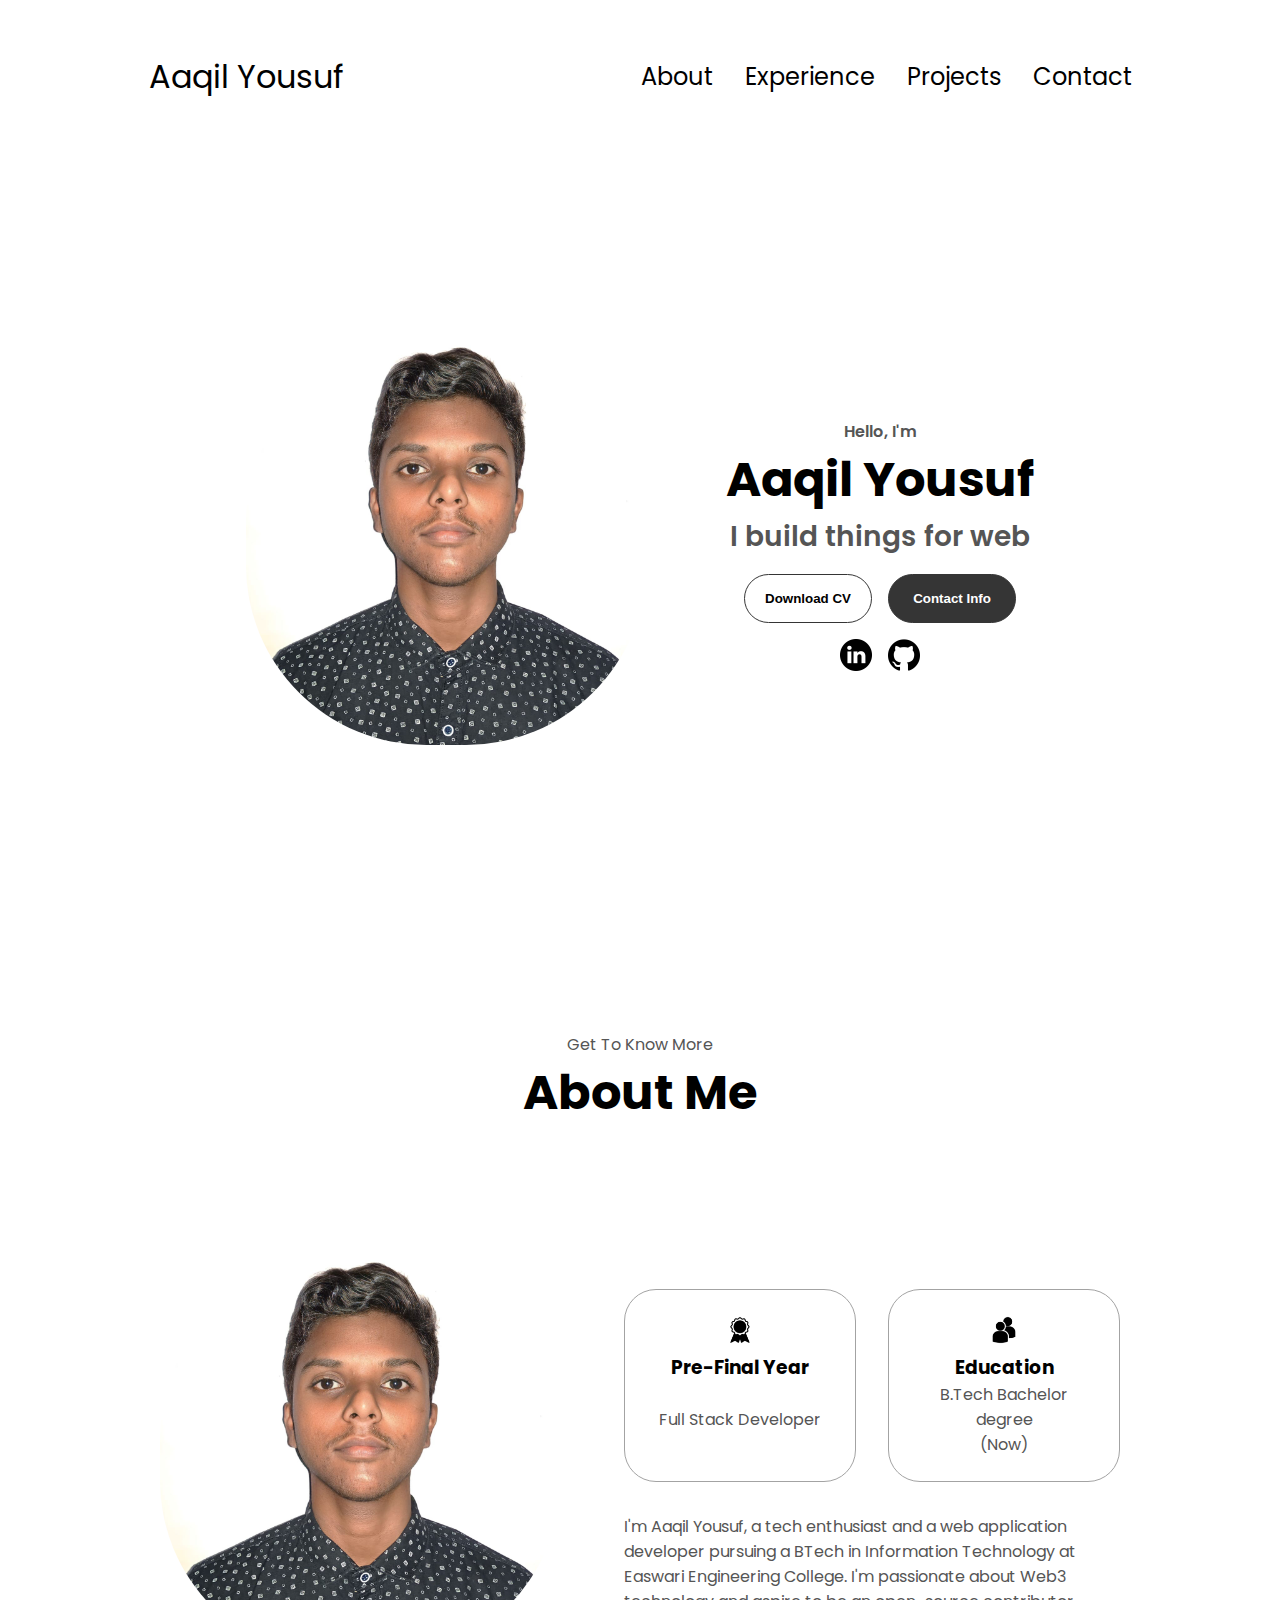
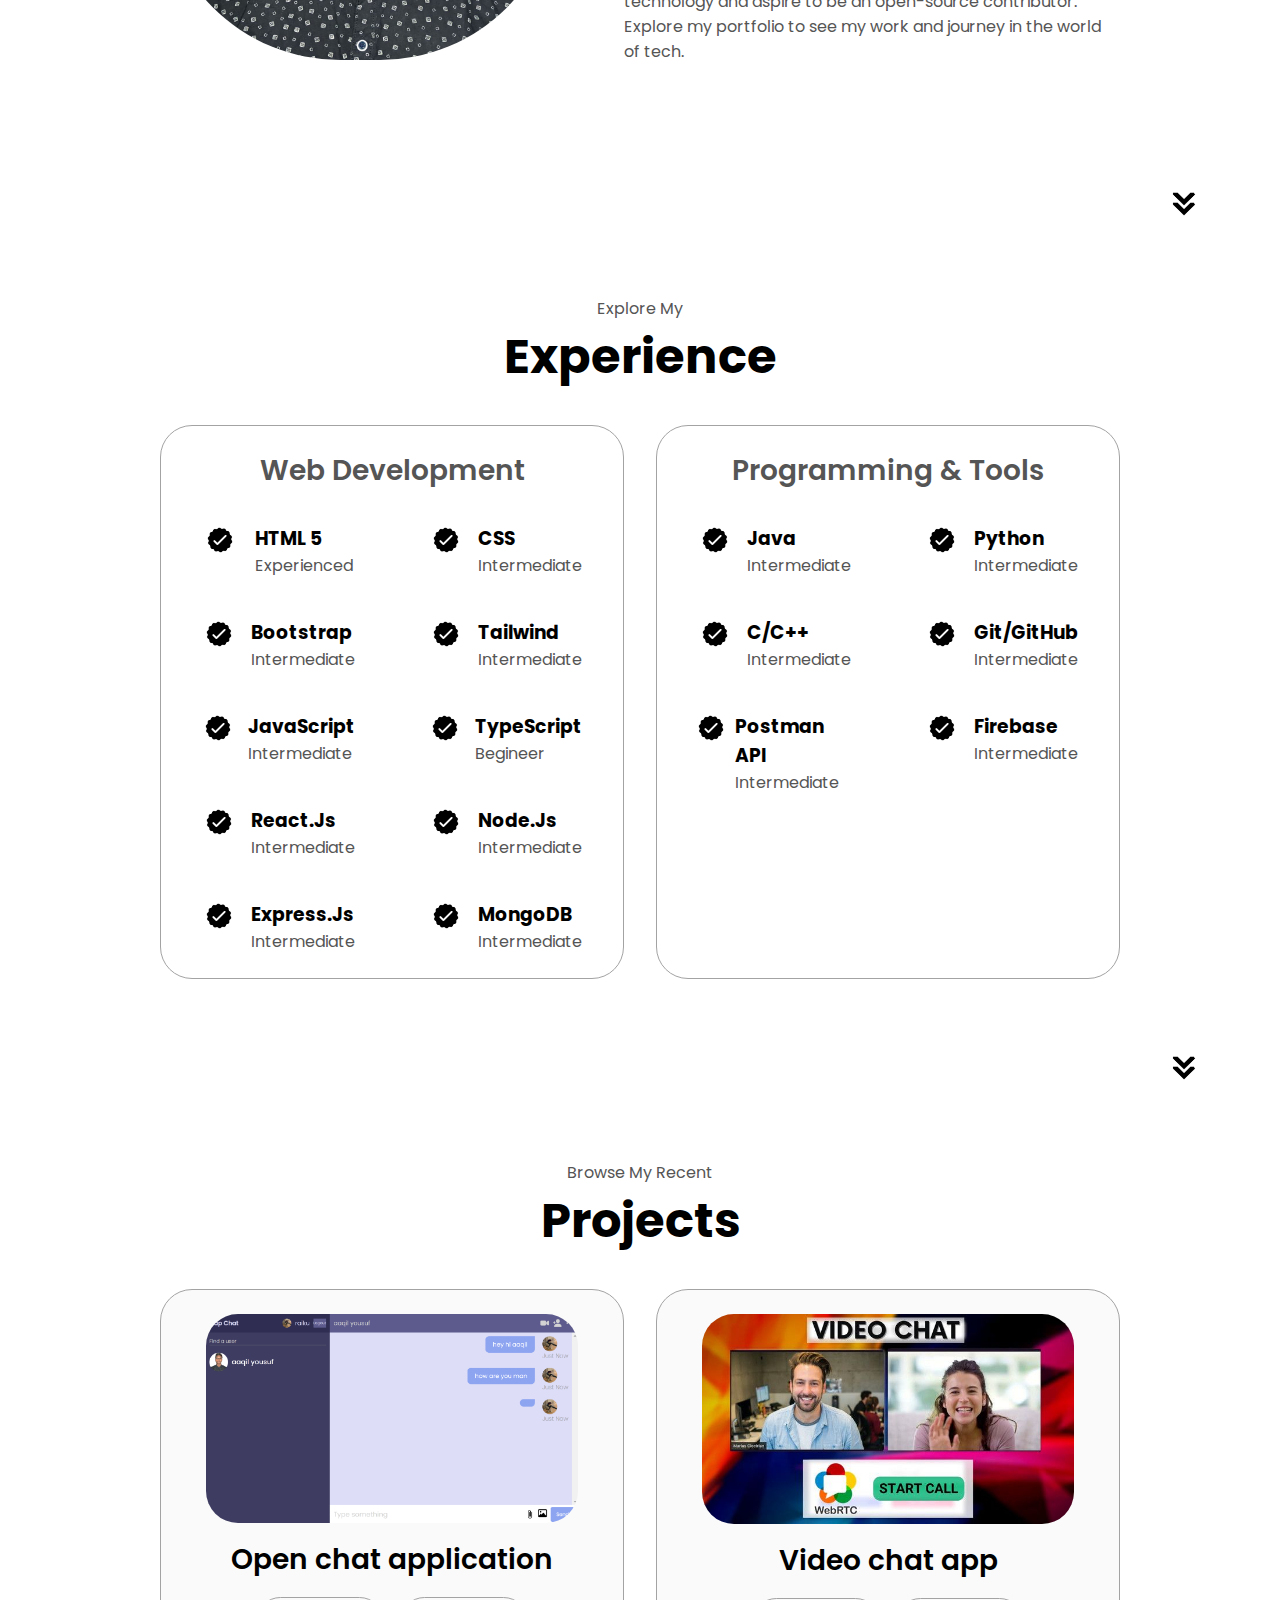
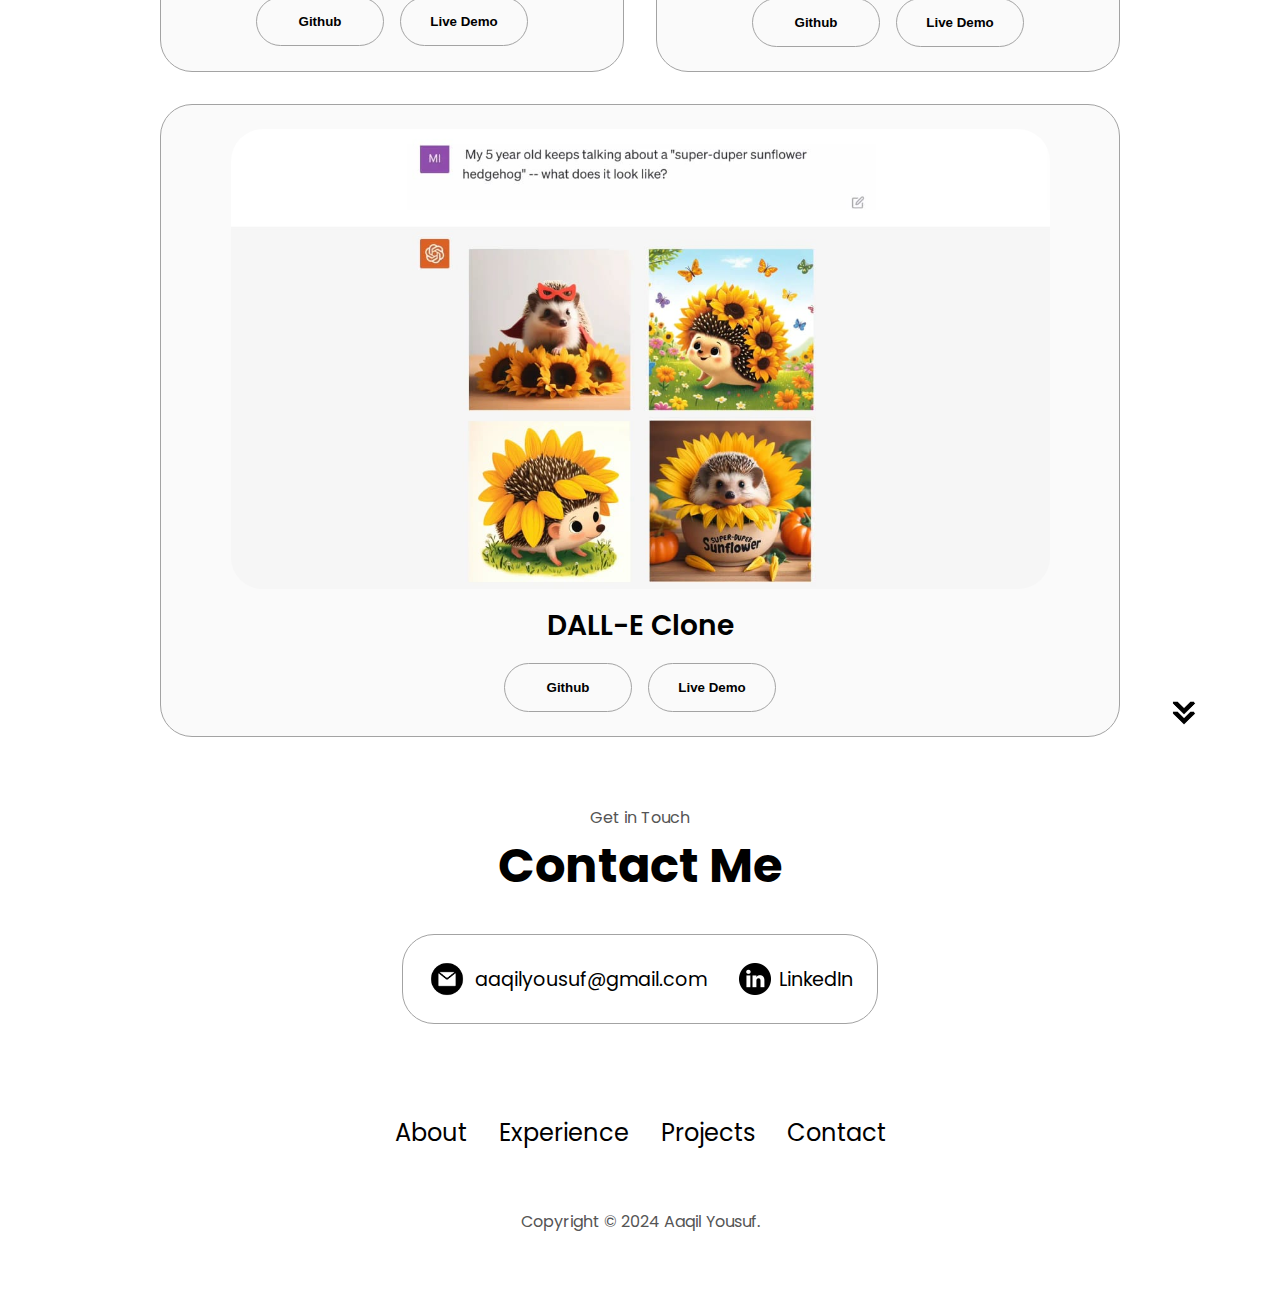
<file: index.html>
<!DOCTYPE html>
<html lang="en">
  <head>
    <meta charset="UTF-8" />
    <meta http-equiv="X-UA-Compatible" content="IE=edge" />
    <meta name="viewport" content="width=device-width, initial-scale=1.0" />
    <title>Aaqil's Page</title>
    <link rel="stylesheet" href="style.css" />
    <link rel="stylesheet" href="mediaqueries.css" />
  </head>
  <body>
    <nav id="desktop-nav">
      <div class="logo">Aaqil Yousuf</div>
      <div>
        <ul class="nav-links">
          <li><a href="#about">About</a></li>
          <li><a href="#experience">Experience</a></li>
          <li><a href="#projects">Projects</a></li>
          <li><a href="#contact">Contact</a></li>
        </ul>
      </div>
    </nav>
    <nav id="hamburger-nav">
      <div class="logo">Aaqil Yousuf</div>
      <div class="hamburger-menu">
        <div class="hamburger-icon" onclick="toggleMenu()">
          <span></span>
          <span></span>
          <span></span>
        </div>
        <div class="menu-links">
          <li><a href="#about" onclick="toggleMenu()">About</a></li>
          <li><a href="#experience" onclick="toggleMenu()">Experience</a></li>
          <li><a href="#projects" onclick="toggleMenu()">Projects</a></li>
          <li><a href="#contact" onclick="toggleMenu()">Contact</a></li>
        </div>
      </div>
    </nav>
    <section id="profile">
      <div class="section__pic-container">
        <img src="assets/my_profile.png" alt="Aaqil profile picture" />
      </div>
      <div class="section__text">
        <p class="section__text__p1">Hello, I'm</p>
        <h1 class="title">Aaqil Yousuf</h1>
        <p class="section__text__p2">I build things for web</p>
        <div class="btn-container">
          <button
            class="btn btn-color-2"
            onclick="window.open('./assets/My_Resume 1.docx')"
          >
            Download CV
          </button>
          <button class="btn btn-color-1" onclick="location.href='#contact'">
            Contact Info
          </button>
        </div>
        <div id="socials-container">
          <img
            src="./assets/linkedin.png"
            alt="My LinkedIn profile"
            class="icon"
            onclick="location.href='https://www.linkedin.com/in/aaqil-yousuf-86b15624a/'"
          />
          <img
            src="./assets/github.png"
            alt="My Github profile"
            class="icon"
            onclick="location.href='https://github.com/Aaqilyousuf'"
          />
        </div>
      </div>
    </section>
    <section id="about">
      <p class="section__text__p1">Get To Know More</p>
      <h1 class="title">About Me</h1>
      <div class="section-container">
        <div class="section__pic-container">
          <img
            src="assets/my_profile.png"
            alt="Profile picture"
            class="about-pic"
          />
        </div>
        <div class="about-details-container">
          <div class="about-containers">
            <div class="details-container">
              <img
                src="./assets/experience.png"
                alt="Experience icon"
                class="icon"
              />
              <h3>Pre-Final Year</h3>
              <p><br />Full Stack Developer</p>
            </div>
            <div class="details-container">
              <img
                src="./assets/education.png"
                alt="Education icon"
                class="icon"
              />
              <h3>Education</h3>
              <p>B.Tech Bachelor degree<br />(Now)</p>
            </div>
          </div>
          <div class="text-container">
            <p>
              I'm Aaqil Yousuf, a tech enthusiast and a web application
              developer pursuing a BTech in Information Technology at Easwari
              Engineering College. I'm passionate about Web3 technology and
              aspire to be an open-source contributor. Explore my portfolio to
              see my work and journey in the world of tech.
            </p>
          </div>
        </div>
      </div>
      <img
        src="./assets/arrow.png"
        alt="Arrow icon"
        class="icon arrow"
        onclick="location.href='#experience'"
      />
    </section>
    <section id="experience">
      <p class="section__text__p1">Explore My</p>
      <h1 class="title">Experience</h1>
      <div class="experience-details-container">
        <div class="about-containers">
          <div class="details-container">
            <h2 class="experience-sub-title">Web Development</h2>
            <div class="article-container">
              <article>
                <img
                  src="./assets/checkmark.png"
                  alt="Experience icon"
                  class="icon"
                />
                <div>
                  <h3>HTML 5</h3>
                  <p>Experienced</p>
                </div>
              </article>
              <article>
                <img
                  src="./assets/checkmark.png"
                  alt="Experience icon"
                  class="icon"
                />
                <div>
                  <h3>CSS</h3>
                  <p>Intermediate</p>
                </div>
              </article>
              <article>
                <img
                  src="./assets/checkmark.png"
                  alt="Experience icon"
                  class="icon"
                />
                <div>
                  <h3>Bootstrap</h3>
                  <p>Intermediate</p>
                </div>
              </article>
              <article>
                <img
                  src="./assets/checkmark.png"
                  alt="Experience icon"
                  class="icon"
                />
                <div>
                  <h3>Tailwind</h3>
                  <p>Intermediate</p>
                </div>
              </article>
              <article>
                <img
                  src="./assets/checkmark.png"
                  alt="Experience icon"
                  class="icon"
                />
                <div>
                  <h3>JavaScript</h3>
                  <p>Intermediate</p>
                </div>
              </article>
              <article>
                <img
                  src="./assets/checkmark.png"
                  alt="Experience icon"
                  class="icon"
                />
                <div>
                  <h3>TypeScript</h3>
                  <p>Begineer</p>
                </div>
              </article>
              <article>
                <img
                  src="./assets/checkmark.png"
                  alt="Experience icon"
                  class="icon"
                />
                <div>
                  <h3>React.Js</h3>
                  <p>Intermediate</p>
                </div>
              </article>
              <article>
                <img
                  src="./assets/checkmark.png"
                  alt="Experience icon"
                  class="icon"
                />
                <div>
                  <h3>Node.Js</h3>
                  <p>Intermediate</p>
                </div>
              </article>
              <article>
                <img
                  src="./assets/checkmark.png"
                  alt="Experience icon"
                  class="icon"
                />
                <div>
                  <h3>Express.Js</h3>
                  <p>Intermediate</p>
                </div>
              </article>
              <article>
                <img
                  src="./assets/checkmark.png"
                  alt="Experience icon"
                  class="icon"
                />
                <div>
                  <h3>MongoDB</h3>
                  <p>Intermediate</p>
                </div>
              </article>
            </div>
          </div>
          <div class="details-container">
            <h2 class="experience-sub-title">Programming & Tools</h2>
            <div class="article-container">
              <article>
                <img
                  src="./assets/checkmark.png"
                  alt="Experience icon"
                  class="icon"
                />
                <div>
                  <h3>Java</h3>
                  <p>Intermediate</p>
                </div>
              </article>
              <article>
                <img
                  src="./assets/checkmark.png"
                  alt="Experience icon"
                  class="icon"
                />
                <div>
                  <h3>Python</h3>
                  <p>Intermediate</p>
                </div>
              </article>
              <article>
                <img
                  src="./assets/checkmark.png"
                  alt="Experience icon"
                  class="icon"
                />
                <div>
                  <h3>C/C++</h3>
                  <p>Intermediate</p>
                </div>
              </article>
              <article>
                <img
                  src="./assets/checkmark.png"
                  alt="Experience icon"
                  class="icon"
                />
                <div>
                  <h3>Git/GitHub</h3>
                  <p>Intermediate</p>
                </div>
              </article>
              <article>
                <img
                  src="./assets/checkmark.png"
                  alt="Experience icon"
                  class="icon"
                />
                <div>
                  <h3>Postman API</h3>
                  <p>Intermediate</p>
                </div>
              </article>
              <article>
                <img
                  src="./assets/checkmark.png"
                  alt="Experience icon"
                  class="icon"
                />
                <div>
                  <h3>Firebase</h3>
                  <p>Intermediate</p>
                </div>
              </article>
            </div>
          </div>
        </div>
      </div>
      <img
        src="./assets/arrow.png"
        alt="Arrow icon"
        class="icon arrow"
        onclick="location.href='#projects'"
      />
    </section>
    <section id="projects">
      <p class="section__text__p1">Browse My Recent</p>
      <h1 class="title">Projects</h1>
      <div class="experience-details-container">
        <div class="about-containers">
          <div class="details-container color-container">
            <div class="article-container">
              <img
                src="./assets/chatapp.png"
                alt="Project 1"
                class="project-img"
              />
            </div>
            <h2 class="experience-sub-title project-title">
              Open chat application
            </h2>
            <div class="btn-container">
              <button
                class="btn btn-color-2 project-btn"
                onclick="location.href='https://github.com/Aaqilyousuf/real-time-chat-app'"
              >
                Github
              </button>
              <button
                class="btn btn-color-2 project-btn"
                onclick="location.href='https://lnkd.in/gxWQj9Qs'"
              >
                Live Demo
              </button>
            </div>
          </div>
          <div class="details-container color-container">
            <div class="article-container">
              <img
                src="./assets/Video-chat.jpeg"
                alt="Project 2"
                class="project-img"
              />
            </div>
            <h2 class="experience-sub-title project-title">Video chat app</h2>
            <div class="btn-container">
              <button
                class="btn btn-color-2 project-btn"
                onclick="location.href='https://github.com/Aaqilyousuf/Video-chat-app'"
              >
                Github
              </button>
              <button
                class="btn btn-color-2 project-btn"
                onclick="location.href='https://video-chat-app-pearl.vercel.app/'"
              >
                Live Demo
              </button>
            </div>
          </div>
          <div class="details-container color-container">
            <div class="article-container">
              <img
                src="./assets/dalle.jpg"
                alt="Project 3"
                class="project-img"
              />
            </div>
            <h2 class="experience-sub-title project-title">DALL-E Clone</h2>
            <div class="btn-container">
              <button
                class="btn btn-color-2 project-btn"
                onclick="location.href='https://github.com/Aaqilyousuf/DALL-E-clone'"
              >
                Github
              </button>
              <button
                class="btn btn-color-2 project-btn"
                onclick="location.href='https://dall-e-clone-nu.vercel.app/'"
              >
                Live Demo
              </button>
            </div>
          </div>
        </div>
      </div>
      <img
        src="assets/arrow.png"
        alt="Arrow icon"
        class="icon arrow"
        onclick="location.href='#contact'"
      />
    </section>
    <section id="contact">
      <p class="section__text__p1">Get in Touch</p>
      <h1 class="title">Contact Me</h1>
      <div class="contact-info-upper-container">
        <div class="contact-info-container">
          <img
            src="./assets/email.png"
            alt="Email icon"
            class="icon contact-icon email-icon"
          />
          <p>
            <a href="mailto:aaqilyousuf@gmail.com">aaqilyousuf@gmail.com</a>
          </p>
        </div>
        <div class="contact-info-container">
          <img
            src="./assets/linkedin.png"
            alt="LinkedIn icon"
            class="icon contact-icon"
          />
          <p><a href="https://www.linkedin.com">LinkedIn</a></p>
        </div>
      </div>
    </section>
    <footer>
      <nav>
        <div class="nav-links-container">
          <ul class="nav-links">
            <li><a href="#about">About</a></li>
            <li><a href="#experience">Experience</a></li>
            <li><a href="#projects">Projects</a></li>
            <li><a href="#contact">Contact</a></li>
          </ul>
        </div>
      </nav>
      <p>Copyright &#169; 2024 Aaqil Yousuf.</p>
    </footer>
    <script src="script.js"></script>
  </body>
</html>
</file>
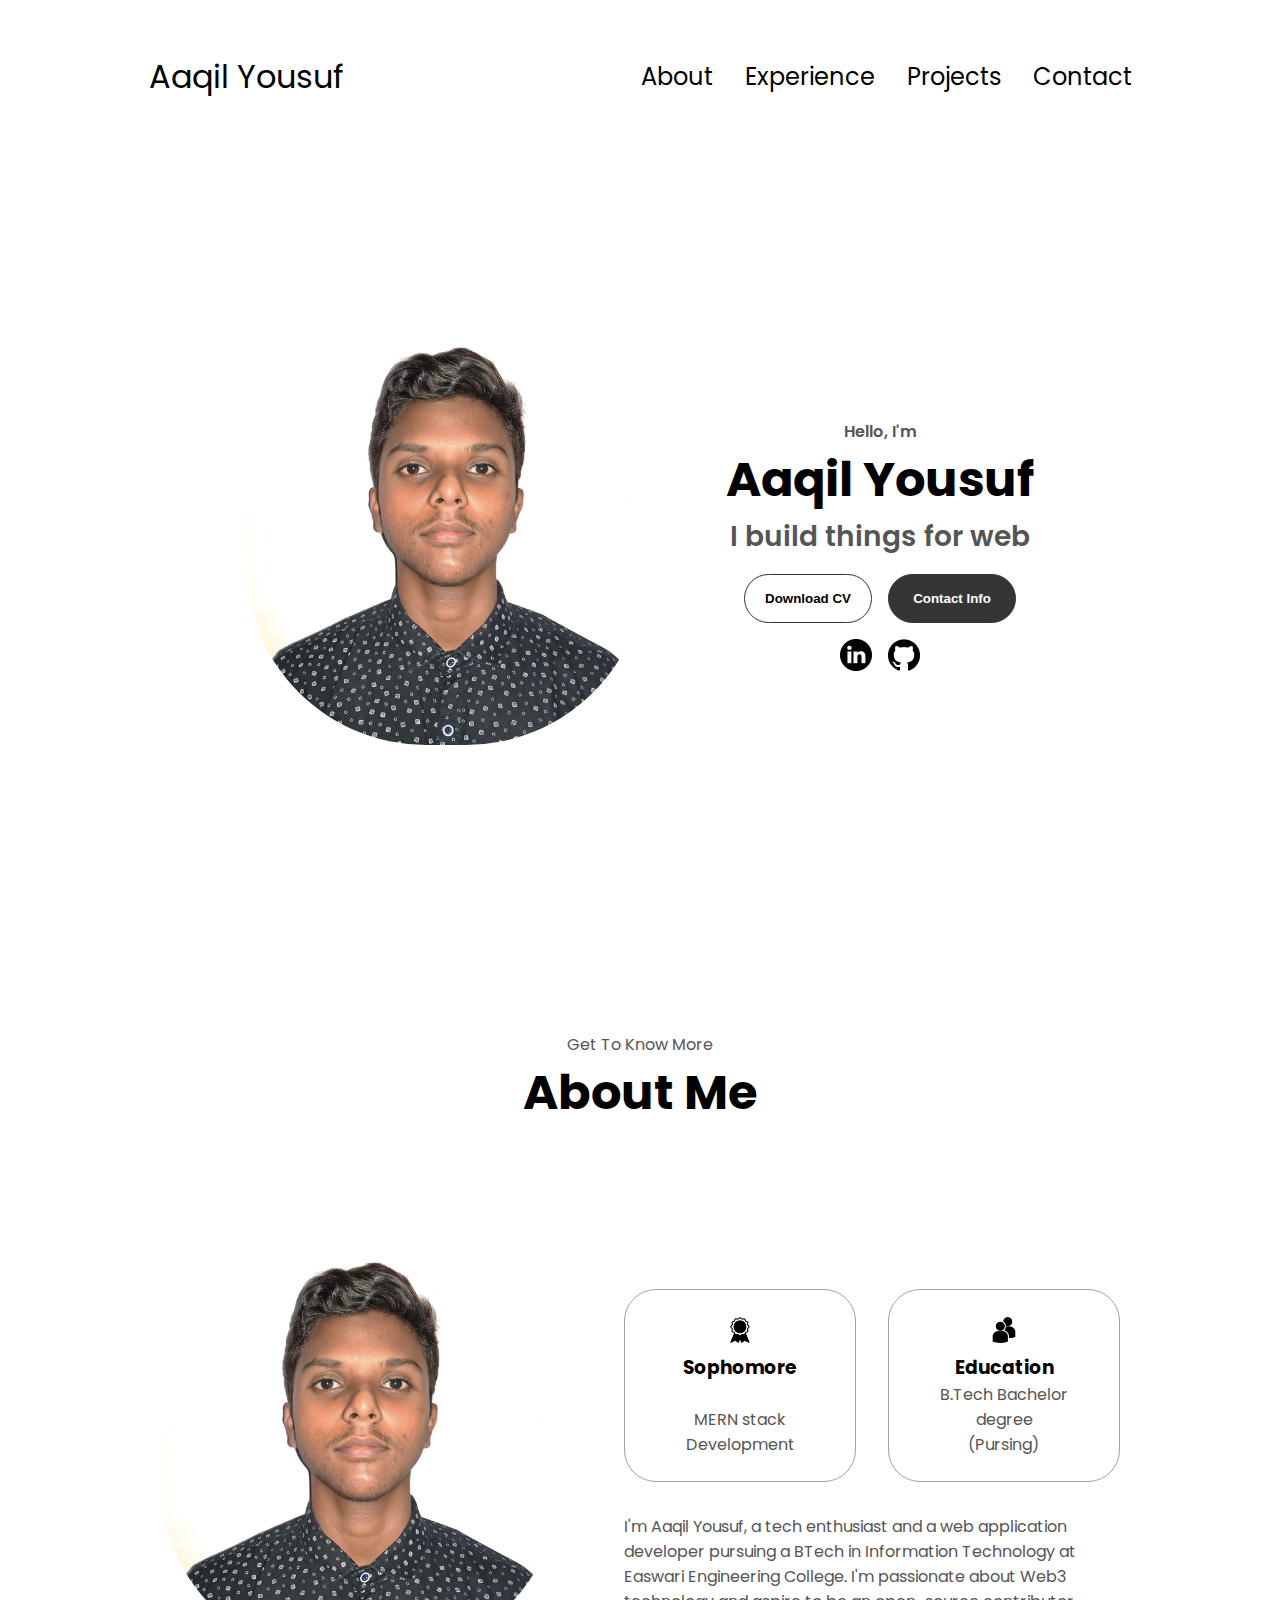
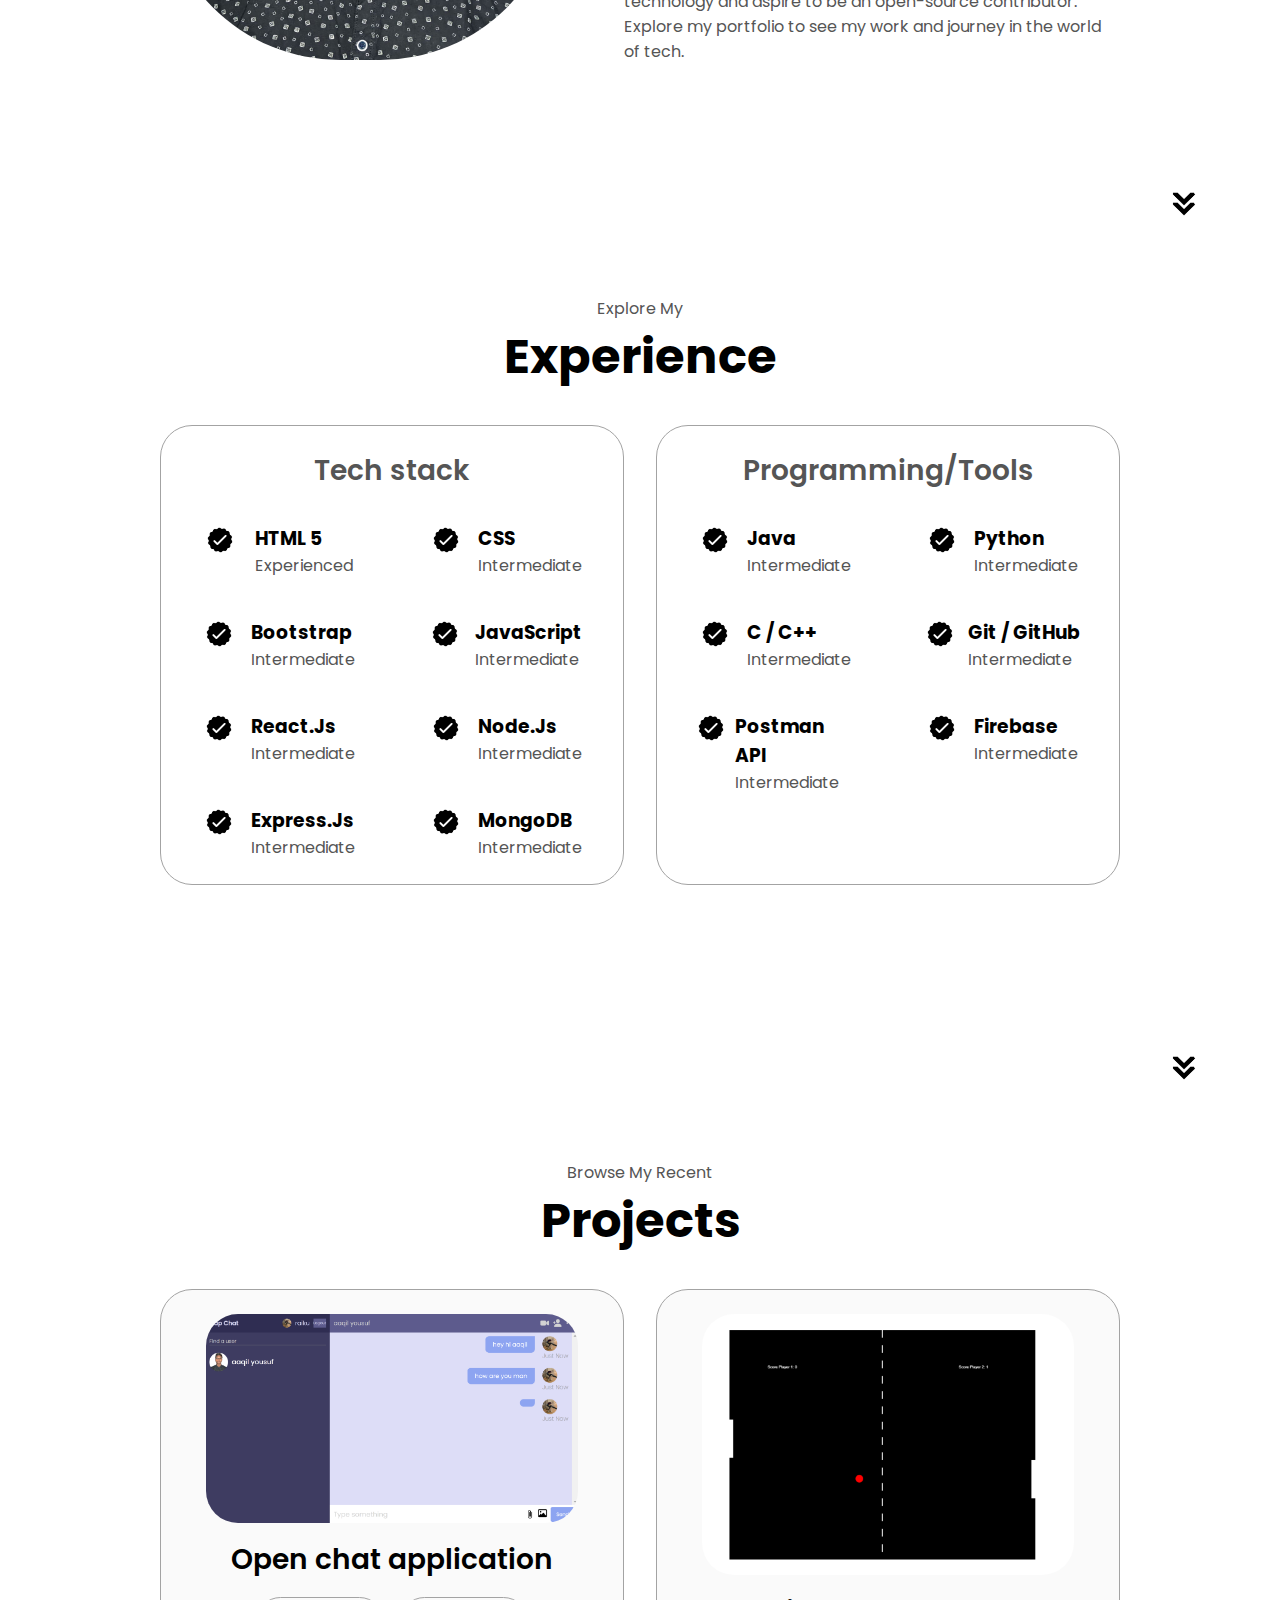
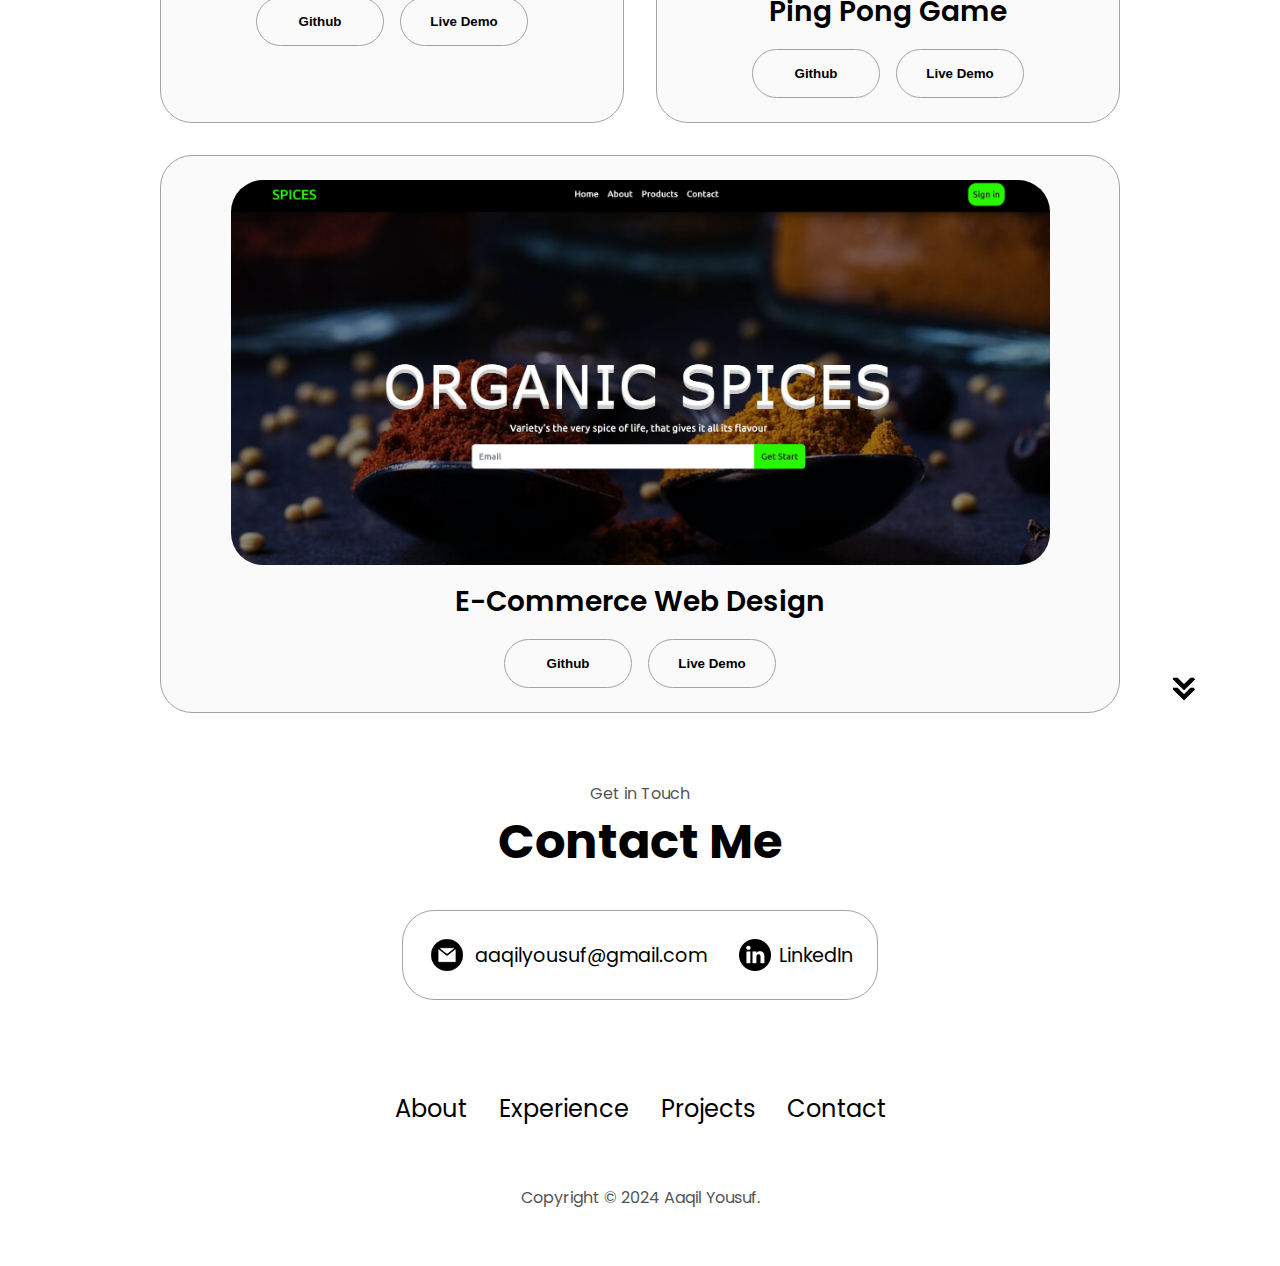
<file: My-portfolio/index.html>
<!DOCTYPE html>
<html lang="en">
  <head>
    <meta charset="UTF-8" />
    <meta http-equiv="X-UA-Compatible" content="IE=edge" />
    <meta name="viewport" content="width=device-width, initial-scale=1.0" />
    <title>Aaqil's Page</title>
    <link rel="stylesheet" href="style.css" />
    <link rel="stylesheet" href="mediaqueries.css" />
  </head>
  <body>
    <nav id="desktop-nav">
      <div class="logo">Aaqil Yousuf</div>
      <div>
        <ul class="nav-links">
          <li><a href="#about">About</a></li>
          <li><a href="#experience">Experience</a></li>
          <li><a href="#projects">Projects</a></li>
          <li><a href="#contact">Contact</a></li>
        </ul>
      </div>
    </nav>
    <nav id="hamburger-nav">
      <div class="logo">John Doe</div>
      <div class="hamburger-menu">
        <div class="hamburger-icon" onclick="toggleMenu()">
          <span></span>
          <span></span>
          <span></span>
        </div>
        <div class="menu-links">
          <li><a href="#about" onclick="toggleMenu()">About</a></li>
          <li><a href="#experience" onclick="toggleMenu()">Experience</a></li>
          <li><a href="#projects" onclick="toggleMenu()">Projects</a></li>
          <li><a href="#contact" onclick="toggleMenu()">Contact</a></li>
        </div>
      </div>
    </nav>
    <section id="profile">
      <div class="section__pic-container">
        <img src="assets/my_profile.png" alt="Aaqil profile picture" />
      </div>
      <div class="section__text">
        <p class="section__text__p1">Hello, I'm</p>
        <h1 class="title">Aaqil Yousuf</h1>
        <p class="section__text__p2">I build things for web</p>
        <div class="btn-container">
          <button
            class="btn btn-color-2"
            onclick="window.open('./assets/My_Resume.doc')"
          >
            Download CV
          </button>
          <button class="btn btn-color-1" onclick="location.href='#contact'">
            Contact Info
          </button>
        </div>
        <div id="socials-container">
          <img
            src="./assets/linkedin.png"
            alt="My LinkedIn profile"
            class="icon"
            onclick="location.href='https://www.linkedin.com/in/aaqil-yousuf-86b15624a/'"
          />
          <img
            src="./assets/github.png"
            alt="My Github profile"
            class="icon"
            onclick="location.href='https://github.com/Aaqilyousuf'"
          />
        </div>
      </div>
    </section>
    <section id="about">
      <p class="section__text__p1">Get To Know More</p>
      <h1 class="title">About Me</h1>
      <div class="section-container">
        <div class="section__pic-container">
          <img
            src="assets/my_profile.png"
            alt="Profile picture"
            class="about-pic"
          />
        </div>
        <div class="about-details-container">
          <div class="about-containers">
            <div class="details-container">
              <img
                src="./assets/experience.png"
                alt="Experience icon"
                class="icon"
              />
              <h3>Sophomore</h3>
              <p><br />MERN stack Development</p>
            </div>
            <div class="details-container">
              <img
                src="./assets/education.png"
                alt="Education icon"
                class="icon"
              />
              <h3>Education</h3>
              <p>B.Tech Bachelor degree<br />(Pursing)</p>
            </div>
          </div>
          <div class="text-container">
            <p>
              I'm Aaqil Yousuf, a tech enthusiast and a web application
              developer pursuing a BTech in Information Technology at Easwari
              Engineering College. I'm passionate about Web3 technology and
              aspire to be an open-source contributor. Explore my portfolio to
              see my work and journey in the world of tech.
            </p>
          </div>
        </div>
      </div>
      <img
        src="./assets/arrow.png"
        alt="Arrow icon"
        class="icon arrow"
        onclick="location.href='#experience'"
      />
    </section>
    <section id="experience">
      <p class="section__text__p1">Explore My</p>
      <h1 class="title">Experience</h1>
      <div class="experience-details-container">
        <div class="about-containers">
          <div class="details-container">
            <h2 class="experience-sub-title">Tech stack</h2>
            <div class="article-container">
              <article>
                <img
                  src="./assets/checkmark.png"
                  alt="Experience icon"
                  class="icon"
                />
                <div>
                  <h3>HTML 5</h3>
                  <p>Experienced</p>
                </div>
              </article>
              <article>
                <img
                  src="./assets/checkmark.png"
                  alt="Experience icon"
                  class="icon"
                />
                <div>
                  <h3>CSS</h3>
                  <p>Intermediate</p>
                </div>
              </article>
              <article>
                <img
                  src="./assets/checkmark.png"
                  alt="Experience icon"
                  class="icon"
                />
                <div>
                  <h3>Bootstrap</h3>
                  <p>Intermediate</p>
                </div>
              </article>
              <article>
                <img
                  src="./assets/checkmark.png"
                  alt="Experience icon"
                  class="icon"
                />
                <div>
                  <h3>JavaScript</h3>
                  <p>Intermediate</p>
                </div>
              </article>
              <article>
                <img
                  src="./assets/checkmark.png"
                  alt="Experience icon"
                  class="icon"
                />
                <div>
                  <h3>React.Js</h3>
                  <p>Intermediate</p>
                </div>
              </article>
              <article>
                <img
                  src="./assets/checkmark.png"
                  alt="Experience icon"
                  class="icon"
                />
                <div>
                  <h3>Node.Js</h3>
                  <p>Intermediate</p>
                </div>
              </article>
              <article>
                <img
                  src="./assets/checkmark.png"
                  alt="Experience icon"
                  class="icon"
                />
                <div>
                  <h3>Express.Js</h3>
                  <p>Intermediate</p>
                </div>
              </article>
              <article>
                <img
                  src="./assets/checkmark.png"
                  alt="Experience icon"
                  class="icon"
                />
                <div>
                  <h3>MongoDB</h3>
                  <p>Intermediate</p>
                </div>
              </article>
            </div>
          </div>
          <div class="details-container">
            <h2 class="experience-sub-title">Programming/Tools</h2>
            <div class="article-container">
              <article>
                <img
                  src="./assets/checkmark.png"
                  alt="Experience icon"
                  class="icon"
                />
                <div>
                  <h3>Java</h3>
                  <p>Intermediate</p>
                </div>
              </article>
              <article>
                <img
                  src="./assets/checkmark.png"
                  alt="Experience icon"
                  class="icon"
                />
                <div>
                  <h3>Python</h3>
                  <p>Intermediate</p>
                </div>
              </article>
              <article>
                <img
                  src="./assets/checkmark.png"
                  alt="Experience icon"
                  class="icon"
                />
                <div>
                  <h3>C / C++</h3>
                  <p>Intermediate</p>
                </div>
              </article>
              <article>
                <img
                  src="./assets/checkmark.png"
                  alt="Experience icon"
                  class="icon"
                />
                <div>
                  <h3>Git / GitHub</h3>
                  <p>Intermediate</p>
                </div>
              </article>
              <article>
                <img
                  src="./assets/checkmark.png"
                  alt="Experience icon"
                  class="icon"
                />
                <div>
                  <h3>Postman API</h3>
                  <p>Intermediate</p>
                </div>
              </article>
              <article>
                <img
                  src="./assets/checkmark.png"
                  alt="Experience icon"
                  class="icon"
                />
                <div>
                  <h3>Firebase</h3>
                  <p>Intermediate</p>
                </div>
              </article>
            </div>
          </div>
        </div>
      </div>
      <img
        src="./assets/arrow.png"
        alt="Arrow icon"
        class="icon arrow"
        onclick="location.href='#projects'"
      />
    </section>
    <section id="projects">
      <p class="section__text__p1">Browse My Recent</p>
      <h1 class="title">Projects</h1>
      <div class="experience-details-container">
        <div class="about-containers">
          <div class="details-container color-container">
            <div class="article-container">
              <img
                src="./assets/chatapp.png"
                alt="Project 1"
                class="project-img"
              />
            </div>
            <h2 class="experience-sub-title project-title">
              Open chat application
            </h2>
            <div class="btn-container">
              <button
                class="btn btn-color-2 project-btn"
                onclick="location.href='https://github.com/Aaqilyousuf/real-time-chat-app'"
              >
                Github
              </button>
              <button
                class="btn btn-color-2 project-btn"
                onclick="location.href='https://lnkd.in/gxWQj9Qs'"
              >
                Live Demo
              </button>
            </div>
          </div>
          <div class="details-container color-container">
            <div class="article-container">
              <img
                src="./assets/ping-pong-game.png"
                alt="Project 2"
                class="project-img"
              />
            </div>
            <h2 class="experience-sub-title project-title">Ping Pong Game</h2>
            <div class="btn-container">
              <button
                class="btn btn-color-2 project-btn"
                onclick="location.href='https://github.com/Aaqilyousuf/ball__paddle_game'"
              >
                Github
              </button>
              <button
                class="btn btn-color-2 project-btn"
                onclick="location.href='https://ball-paddle-game.vercel.app/'"
              >
                Live Demo
              </button>
            </div>
          </div>
          <div class="details-container color-container">
            <div class="article-container">
              <img
                src="./assets/e-commerce-page.png"
                alt="Project 3"
                class="project-img"
              />
            </div>
            <h2 class="experience-sub-title project-title">
              E-Commerce Web Design
            </h2>
            <div class="btn-container">
              <button
                class="btn btn-color-2 project-btn"
                onclick="location.href='https://github.com/Aaqilyousuf/Mini-Ecommerse-website-design'"
              >
                Github
              </button>
              <button
                class="btn btn-color-2 project-btn"
                onclick="location.href='https://aaqilyousuf.github.io/Mini-Ecommerse-website-design/'"
              >
                Live Demo
              </button>
            </div>
          </div>
        </div>
      </div>
      <img
        src="assets/arrow.png"
        alt="Arrow icon"
        class="icon arrow"
        onclick="location.href='#contact'"
      />
    </section>
    <section id="contact">
      <p class="section__text__p1">Get in Touch</p>
      <h1 class="title">Contact Me</h1>
      <div class="contact-info-upper-container">
        <div class="contact-info-container">
          <img
            src="./assets/email.png"
            alt="Email icon"
            class="icon contact-icon email-icon"
          />
          <p>
            <a href="mailto:aaqilyousuf@gmail.com">aaqilyousuf@gmail.com</a>
          </p>
        </div>
        <div class="contact-info-container">
          <img
            src="./assets/linkedin.png"
            alt="LinkedIn icon"
            class="icon contact-icon"
          />
          <p><a href="https://www.linkedin.com">LinkedIn</a></p>
        </div>
      </div>
    </section>
    <footer>
      <nav>
        <div class="nav-links-container">
          <ul class="nav-links">
            <li><a href="#about">About</a></li>
            <li><a href="#experience">Experience</a></li>
            <li><a href="#projects">Projects</a></li>
            <li><a href="#contact">Contact</a></li>
          </ul>
        </div>
      </nav>
      <p>Copyright &#169; 2024 Aaqil Yousuf.</p>
    </footer>
    <script src="script.js"></script>
  </body>
</html>
</file>
<file: style.css>
/* GENERAL */

@import url("https://fonts.googleapis.com/css2?family=Poppins:wght@300;400;500;600&display=swap");

* {
  margin: 0;
  padding: 0;
}

body {
  font-family: "Poppins", sans-serif;
}

html {
  scroll-behavior: smooth;
}

p {
  color: rgb(85, 85, 85);
}

/* TRANSITION */

a,
.btn {
  transition: all 300ms ease;
}

/* DESKTOP NAV */

nav,
.nav-links {
  display: flex;
}

nav {
  justify-content: space-around;
  align-items: center;
  height: 17vh;
}

.nav-links {
  gap: 2rem;
  list-style: none;
  font-size: 1.5rem;
}

a {
  color: black;
  text-decoration: none;
  text-decoration-color: white;
}

a:hover {
  color: grey;
  text-decoration: underline;
  text-underline-offset: 1rem;
  text-decoration-color: rgb(181, 181, 181);
}

.logo {
  font-size: 2rem;
}

.logo:hover {
  cursor: default;
}

/* HAMBURGER MENU */

#hamburger-nav {
  display: none;
}

.hamburger-menu {
  position: relative;
  display: inline-block;
}

.hamburger-icon {
  display: flex;
  flex-direction: column;
  justify-content: space-between;
  height: 24px;
  width: 30px;
  cursor: pointer;
}

.hamburger-icon span {
  width: 100%;
  height: 2px;
  background-color: black;
  transition: all 0.3 ease-in-out;
}

.menu-links {
  position: absolute;
  top: 100%;
  right: 0;
  background-color: white;
  width: fit-content;
  max-height: 0;
  overflow: hidden;
  transition: all 0.3 ease-in-out;
}

.menu-links a {
  display: block;
  padding: 10px;
  text-align: center;
  font-size: 1.5rem;
  color: black;
  text-decoration: none;
  transition: all 0.3 ease-in-out;
}

.menu-links li {
  list-style: none;
}

.menu-links.open {
  max-height: 300px;
}

.hamburger-icon.open span:first-child {
  transform: rotate(45deg) translate(10px, 5px);
}

.hamburger-icon.open span:nth-child(2) {
  opacity: 0;
}

.hamburger-icon.open span:last-child {
  transform: rotate(-45deg) translate(10px, -5px);
}

.hamburger-icon span:first-child {
  transform: none;
}

.hamburger-icon span:first-child {
  opacity: 1;
}

.hamburger-icon span:first-child {
  transform: none;
}

/* SECTIONS */

section {
  padding-top: 4vh;
  height: 96vh;
  margin: 0 10rem;
  box-sizing: border-box;
  min-height: fit-content;
}

.section-container {
  display: flex;
}

/* PROFILE SECTION */

#profile {
  display: flex;
  justify-content: center;
  gap: 5rem;
  height: 80vh;
}

.section__pic-container {
  display: flex;
  height: 400px;
  width: 400px;
  margin: auto 0;
}
.section__pic-container img {
  border-radius: 45%;
}

.section__text {
  align-self: center;
  text-align: center;
}

.section__text p {
  font-weight: 600;
}

.section__text__p1 {
  text-align: center;
}

.section__text__p2 {
  font-size: 1.75rem;
  margin-bottom: 1rem;
}

.title {
  font-size: 3rem;
  text-align: center;
}

#socials-container {
  display: flex;
  justify-content: center;
  margin-top: 1rem;
  gap: 1rem;
}

/* ICONS */

.icon {
  cursor: pointer;
  height: 2rem;
}

/* BUTTONS */

.btn-container {
  display: flex;
  justify-content: center;
  gap: 1rem;
}

.btn {
  font-weight: 600;
  transition: all 300ms ease;
  padding: 1rem;
  width: 8rem;
  border-radius: 2rem;
}

.btn-color-1,
.btn-color-2 {
  border: rgb(53, 53, 53) 0.1rem solid;
}

.btn-color-1:hover,
.btn-color-2:hover {
  cursor: pointer;
}

.btn-color-1,
.btn-color-2:hover {
  background: rgb(53, 53, 53);
  color: white;
}

.btn-color-1:hover {
  background: rgb(0, 0, 0);
}

.btn-color-2 {
  background: none;
}

.btn-color-2:hover {
  border: rgb(255, 255, 255) 0.1rem solid;
}

.btn-container {
  gap: 1rem;
}

/* ABOUT SECTION */

#about {
  position: relative;
}

.about-containers {
  gap: 2rem;
  margin-bottom: 2rem;
  margin-top: 2rem;
}

.about-details-container {
  justify-content: center;
  flex-direction: column;
}

.about-containers,
.about-details-container {
  display: flex;
}

.about-pic {
  border-radius: 2rem;
}

.arrow {
  position: absolute;
  right: -5rem;
  bottom: 2.5rem;
}

.details-container {
  padding: 1.5rem;
  flex: 1;
  background: white;
  border-radius: 2rem;
  border: rgb(53, 53, 53) 0.1rem solid;
  border-color: rgb(163, 163, 163);
  text-align: center;
}

.section-container {
  gap: 4rem;
  height: 80%;
}

.section__pic-container {
  height: 400px;
  width: 400px;
  margin: auto 0;
}

/* EXPERIENCE SECTION */

#experience {
  position: relative;
}

.experience-sub-title {
  color: rgb(85, 85, 85);
  font-weight: 600;
  font-size: 1.75rem;
  margin-bottom: 2rem;
}

.experience-details-container {
  display: flex;
  justify-content: center;
  flex-direction: column;
}

.article-container {
  display: flex;
  text-align: initial;
  flex-wrap: wrap;
  flex-direction: row;
  gap: 2.5rem;
  justify-content: space-around;
}

article {
  display: flex;
  width: 10rem;
  justify-content: space-around;
  gap: 0.5rem;
}

article .icon {
  cursor: default;
}

/* PROJECTS SECTION */

#projects {
  position: relative;
}

.color-container {
  border-color: rgb(163, 163, 163);
  background: rgb(250, 250, 250);
}

.project-img {
  border-radius: 2rem;
  width: 90%;
  height: 90%;
}

.project-title {
  margin: 1rem;
  color: black;
}

.project-btn {
  color: black;
  border-color: rgb(163, 163, 163);
}

/* CONTACT */

#contact {
  display: flex;
  justify-content: center;
  flex-direction: column;
  height: 70vh;
}

.contact-info-upper-container {
  display: flex;
  justify-content: center;
  border-radius: 2rem;
  border: rgb(53, 53, 53) 0.1rem solid;
  border-color: rgb(163, 163, 163);
  background: (250, 250, 250);
  margin: 2rem auto;
  padding: 0.5rem;
}

.contact-info-container {
  display: flex;
  align-items: center;
  justify-content: center;
  gap: 0.5rem;
  margin: 1rem;
}

.contact-info-container p {
  font-size: larger;
}

.contact-icon {
  cursor: default;
}

.email-icon {
  height: 2.5rem;
}

/* FOOTER SECTION */

footer {
  height: 26vh;
  margin: 0 1rem;
}

footer p {
  text-align: center;
}
</file>
<file: mediaqueries.css>
@media screen and (max-width: 1400px) {
  #profile {
    height: 83vh;
    margin-bottom: 6rem;
  }
  .about-containers {
    flex-wrap: wrap;
  }
  #contact,
  #projects {
    height: fit-content;
  }
}

@media screen and (max-width: 1200px) {
  #desktop-nav {
    display: none;
  }
  #hamburger-nav {
    display: flex;
  }
  #experience,
  .experience-details-container {
    margin-top: 2rem;
  }
  #profile,
  .section-container {
    display: block;
  }
  .arrow {
    display: none;
  }
  section,
  .section-container {
    height: fit-content;
  }
  section {
    margin: 0 5%;
  }
  .section__pic-container {
    width: 275px;
    height: 275px;
    margin: 0 auto 2rem;
  }
  .about-containers {
    margin-top: 0;
  }
}

@media screen and (max-width: 600px) {
  #contact,
  footer {
    height: 40vh;
  }
  #profile {
    height: 83vh;
    margin-bottom: 0;
  }
  article {
    font-size: 1rem;
  }
  footer nav {
    height: fit-content;
    margin-bottom: 2rem;
  }
  .about-containers,
  .contact-info-upper-container,
  .btn-container {
    flex-wrap: wrap;
  }
  .contact-info-container {
    margin: 0;
  }
  .contact-info-container p,
  .nav-links li a {
    font-size: 1rem;
  }
  .experience-sub-title {
    font-size: 1.25rem;
  }
  .logo {
    font-size: 1.5rem;
  }
  .nav-links {
    flex-direction: column;
    gap: 0.5rem;
    text-align: center;
  }
  .section__pic-container {
    width: auto;
    height: 46vw;
    justify-content: center;
  }
  .section__text__p2 {
    font-size: 1.25rem;
  }
  .title {
    font-size: 2rem;
  }
  .text-container {
    text-align: justify;
  }
}
</file>
<file: My-portfolio/style.css>
/* GENERAL */

@import url("https://fonts.googleapis.com/css2?family=Poppins:wght@300;400;500;600&display=swap");

* {
  margin: 0;
  padding: 0;
}

body {
  font-family: "Poppins", sans-serif;
}

html {
  scroll-behavior: smooth;
}

p {
  color: rgb(85, 85, 85);
}

/* TRANSITION */

a,
.btn {
  transition: all 300ms ease;
}

/* DESKTOP NAV */

nav,
.nav-links {
  display: flex;
}

nav {
  justify-content: space-around;
  align-items: center;
  height: 17vh;
}

.nav-links {
  gap: 2rem;
  list-style: none;
  font-size: 1.5rem;
}

a {
  color: black;
  text-decoration: none;
  text-decoration-color: white;
}

a:hover {
  color: grey;
  text-decoration: underline;
  text-underline-offset: 1rem;
  text-decoration-color: rgb(181, 181, 181);
}

.logo {
  font-size: 2rem;
}

.logo:hover {
  cursor: default;
}

/* HAMBURGER MENU */

#hamburger-nav {
  display: none;
}

.hamburger-menu {
  position: relative;
  display: inline-block;
}

.hamburger-icon {
  display: flex;
  flex-direction: column;
  justify-content: space-between;
  height: 24px;
  width: 30px;
  cursor: pointer;
}

.hamburger-icon span {
  width: 100%;
  height: 2px;
  background-color: black;
  transition: all 0.3 ease-in-out;
}

.menu-links {
  position: absolute;
  top: 100%;
  right: 0;
  background-color: white;
  width: fit-content;
  max-height: 0;
  overflow: hidden;
  transition: all 0.3 ease-in-out;
}

.menu-links a {
  display: block;
  padding: 10px;
  text-align: center;
  font-size: 1.5rem;
  color: black;
  text-decoration: none;
  transition: all 0.3 ease-in-out;
}

.menu-links li {
  list-style: none;
}

.menu-links.open {
  max-height: 300px;
}

.hamburger-icon.open span:first-child {
  transform: rotate(45deg) translate(10px, 5px);
}

.hamburger-icon.open span:nth-child(2) {
  opacity: 0;
}

.hamburger-icon.open span:last-child {
  transform: rotate(-45deg) translate(10px, -5px);
}

.hamburger-icon span:first-child {
  transform: none;
}

.hamburger-icon span:first-child {
  opacity: 1;
}

.hamburger-icon span:first-child {
  transform: none;
}

/* SECTIONS */

section {
  padding-top: 4vh;
  height: 96vh;
  margin: 0 10rem;
  box-sizing: border-box;
  min-height: fit-content;
}

.section-container {
  display: flex;
}

/* PROFILE SECTION */

#profile {
  display: flex;
  justify-content: center;
  gap: 5rem;
  height: 80vh;
}

.section__pic-container {
  display: flex;
  height: 400px;
  width: 400px;
  margin: auto 0;
}
.section__pic-container img {
  border-radius: 45%;
}

.section__text {
  align-self: center;
  text-align: center;
}

.section__text p {
  font-weight: 600;
}

.section__text__p1 {
  text-align: center;
}

.section__text__p2 {
  font-size: 1.75rem;
  margin-bottom: 1rem;
}

.title {
  font-size: 3rem;
  text-align: center;
}

#socials-container {
  display: flex;
  justify-content: center;
  margin-top: 1rem;
  gap: 1rem;
}

/* ICONS */

.icon {
  cursor: pointer;
  height: 2rem;
}

/* BUTTONS */

.btn-container {
  display: flex;
  justify-content: center;
  gap: 1rem;
}

.btn {
  font-weight: 600;
  transition: all 300ms ease;
  padding: 1rem;
  width: 8rem;
  border-radius: 2rem;
}

.btn-color-1,
.btn-color-2 {
  border: rgb(53, 53, 53) 0.1rem solid;
}

.btn-color-1:hover,
.btn-color-2:hover {
  cursor: pointer;
}

.btn-color-1,
.btn-color-2:hover {
  background: rgb(53, 53, 53);
  color: white;
}

.btn-color-1:hover {
  background: rgb(0, 0, 0);
}

.btn-color-2 {
  background: none;
}

.btn-color-2:hover {
  border: rgb(255, 255, 255) 0.1rem solid;
}

.btn-container {
  gap: 1rem;
}

/* ABOUT SECTION */

#about {
  position: relative;
}

.about-containers {
  gap: 2rem;
  margin-bottom: 2rem;
  margin-top: 2rem;
}

.about-details-container {
  justify-content: center;
  flex-direction: column;
}

.about-containers,
.about-details-container {
  display: flex;
}

.about-pic {
  border-radius: 2rem;
}

.arrow {
  position: absolute;
  right: -5rem;
  bottom: 2.5rem;
}

.details-container {
  padding: 1.5rem;
  flex: 1;
  background: white;
  border-radius: 2rem;
  border: rgb(53, 53, 53) 0.1rem solid;
  border-color: rgb(163, 163, 163);
  text-align: center;
}

.section-container {
  gap: 4rem;
  height: 80%;
}

.section__pic-container {
  height: 400px;
  width: 400px;
  margin: auto 0;
}

/* EXPERIENCE SECTION */

#experience {
  position: relative;
}

.experience-sub-title {
  color: rgb(85, 85, 85);
  font-weight: 600;
  font-size: 1.75rem;
  margin-bottom: 2rem;
}

.experience-details-container {
  display: flex;
  justify-content: center;
  flex-direction: column;
}

.article-container {
  display: flex;
  text-align: initial;
  flex-wrap: wrap;
  flex-direction: row;
  gap: 2.5rem;
  justify-content: space-around;
}

article {
  display: flex;
  width: 10rem;
  justify-content: space-around;
  gap: 0.5rem;
}

article .icon {
  cursor: default;
}

/* PROJECTS SECTION */

#projects {
  position: relative;
}

.color-container {
  border-color: rgb(163, 163, 163);
  background: rgb(250, 250, 250);
}

.project-img {
  border-radius: 2rem;
  width: 90%;
  height: 90%;
}

.project-title {
  margin: 1rem;
  color: black;
}

.project-btn {
  color: black;
  border-color: rgb(163, 163, 163);
}

/* CONTACT */

#contact {
  display: flex;
  justify-content: center;
  flex-direction: column;
  height: 70vh;
}

.contact-info-upper-container {
  display: flex;
  justify-content: center;
  border-radius: 2rem;
  border: rgb(53, 53, 53) 0.1rem solid;
  border-color: rgb(163, 163, 163);
  background: (250, 250, 250);
  margin: 2rem auto;
  padding: 0.5rem;
}

.contact-info-container {
  display: flex;
  align-items: center;
  justify-content: center;
  gap: 0.5rem;
  margin: 1rem;
}

.contact-info-container p {
  font-size: larger;
}

.contact-icon {
  cursor: default;
}

.email-icon {
  height: 2.5rem;
}

/* FOOTER SECTION */

footer {
  height: 26vh;
  margin: 0 1rem;
}

footer p {
  text-align: center;
}
</file>
<file: My-portfolio/mediaqueries.css>
@media screen and (max-width: 1400px) {
  #profile {
    height: 83vh;
    margin-bottom: 6rem;
  }
  .about-containers {
    flex-wrap: wrap;
  }
  #contact,
  #projects {
    height: fit-content;
  }
}

@media screen and (max-width: 1200px) {
  #desktop-nav {
    display: none;
  }
  #hamburger-nav {
    display: flex;
  }
  #experience,
  .experience-details-container {
    margin-top: 2rem;
  }
  #profile,
  .section-container {
    display: block;
  }
  .arrow {
    display: none;
  }
  section,
  .section-container {
    height: fit-content;
  }
  section {
    margin: 0 5%;
  }
  .section__pic-container {
    width: 275px;
    height: 275px;
    margin: 0 auto 2rem;
  }
  .about-containers {
    margin-top: 0;
  }
}

@media screen and (max-width: 600px) {
  #contact,
  footer {
    height: 40vh;
  }
  #profile {
    height: 83vh;
    margin-bottom: 0;
  }
  article {
    font-size: 1rem;
  }
  footer nav {
    height: fit-content;
    margin-bottom: 2rem;
  }
  .about-containers,
  .contact-info-upper-container,
  .btn-container {
    flex-wrap: wrap;
  }
  .contact-info-container {
    margin: 0;
  }
  .contact-info-container p,
  .nav-links li a {
    font-size: 1rem;
  }
  .experience-sub-title {
    font-size: 1.25rem;
  }
  .logo {
    font-size: 1.5rem;
  }
  .nav-links {
    flex-direction: column;
    gap: 0.5rem;
    text-align: center;
  }
  .section__pic-container {
    width: auto;
    height: 46vw;
    justify-content: center;
  }
  .section__text__p2 {
    font-size: 1.25rem;
  }
  .title {
    font-size: 2rem;
  }
  .text-container {
    text-align: justify;
  }
}
</file>
